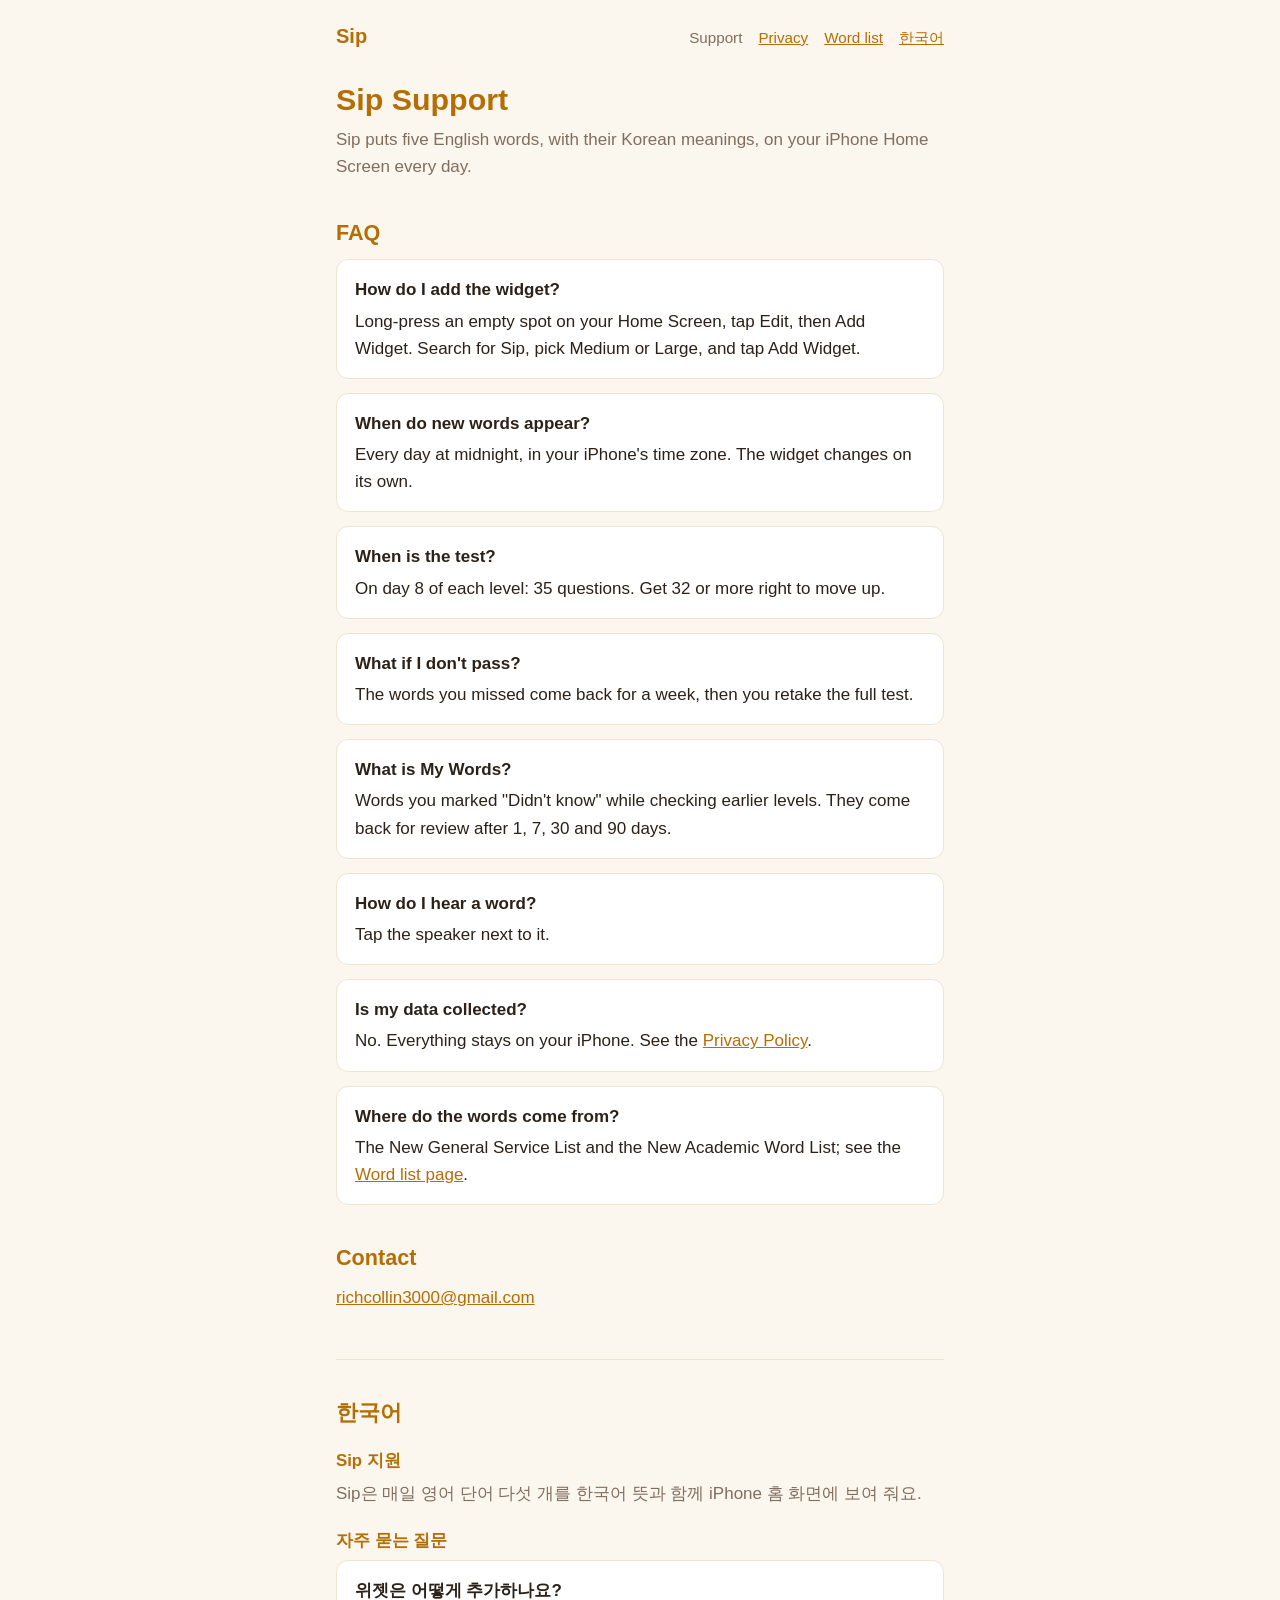
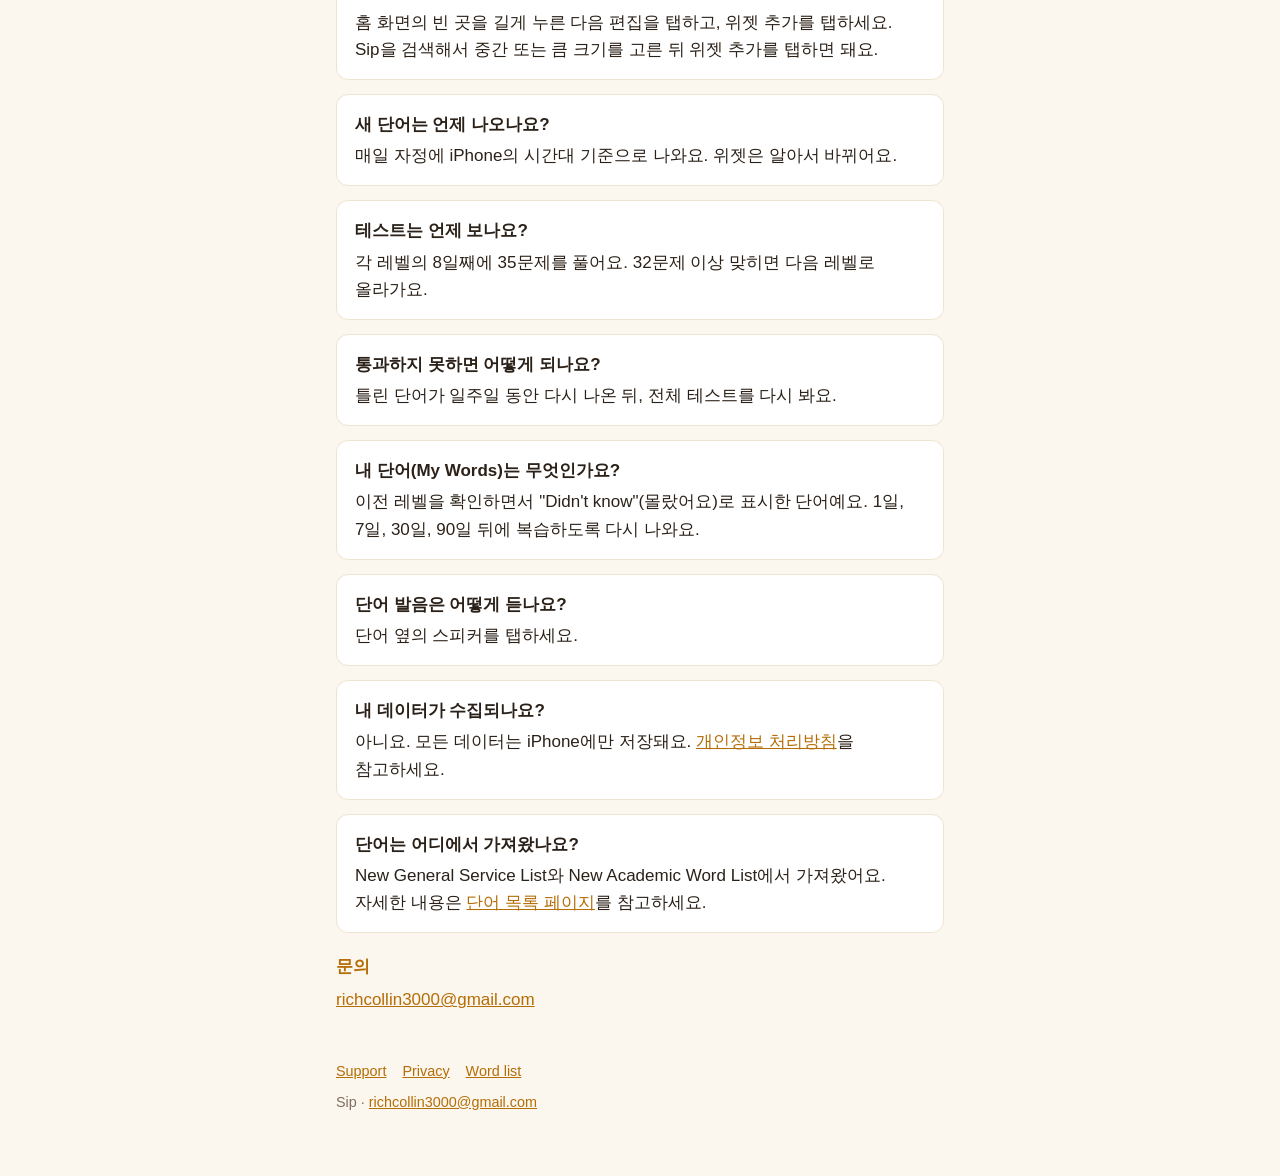
<file: index.html>
<!DOCTYPE html>
<html lang="en">
<head>
<meta charset="utf-8">
<meta name="viewport" content="width=device-width, initial-scale=1">
<meta name="color-scheme" content="light dark">
<title>Sip Support</title>
<meta name="description" content="Support and FAQ for Sip, the iPhone widget that shows five English words a day with their Korean meanings.">
<link rel="stylesheet" href="style.css">
</head>
<body>
<header class="site-header">
  <a class="brand" href="index.html">Sip</a>
  <nav aria-label="Site">
    <span aria-current="page">Support</span>
    <a href="privacy.html">Privacy</a>
    <a href="words.html">Word list</a>
    <a href="#ko" lang="ko">한국어</a>
  </nav>
</header>
<main>
  <section lang="en" id="en">
    <h1>Sip Support</h1>
    <p class="lede">Sip puts five English words, with their Korean meanings, on your iPhone Home Screen every day.</p>

    <h2>FAQ</h2>
    <div class="card"><dl><div>
      <dt>How do I add the widget?</dt>
      <dd>Long-press an empty spot on your Home Screen, tap Edit, then Add Widget. Search for Sip, pick Medium or Large, and tap Add Widget.</dd>
    </div></dl></div>
    <div class="card"><dl><div>
      <dt>When do new words appear?</dt>
      <dd>Every day at midnight, in your iPhone's time zone. The widget changes on its own.</dd>
    </div></dl></div>
    <div class="card"><dl><div>
      <dt>When is the test?</dt>
      <dd>On day 8 of each level: 35 questions. Get 32 or more right to move up.</dd>
    </div></dl></div>
    <div class="card"><dl><div>
      <dt>What if I don't pass?</dt>
      <dd>The words you missed come back for a week, then you retake the full test.</dd>
    </div></dl></div>
    <div class="card"><dl><div>
      <dt>What is My Words?</dt>
      <dd>Words you marked "Didn't know" while checking earlier levels. They come back for review after 1, 7, 30 and 90 days.</dd>
    </div></dl></div>
    <div class="card"><dl><div>
      <dt>How do I hear a word?</dt>
      <dd>Tap the speaker next to it.</dd>
    </div></dl></div>
    <div class="card"><dl><div>
      <dt>Is my data collected?</dt>
      <dd>No. Everything stays on your iPhone. See the <a href="privacy.html">Privacy Policy</a>.</dd>
    </div></dl></div>
    <div class="card"><dl><div>
      <dt>Where do the words come from?</dt>
      <dd>The New General Service List and the New Academic Word List; see the <a href="words.html">Word list page</a>.</dd>
    </div></dl></div>

    <h2>Contact</h2>
    <p><a href="mailto:richcollin3000@gmail.com">richcollin3000@gmail.com</a></p>
  </section>

  <hr class="lang-divider">

  <section lang="ko" id="ko">
    <h2>한국어</h2>
    <h3>Sip 지원</h3>
    <p class="lede">Sip은 매일 영어 단어 다섯 개를 한국어 뜻과 함께 iPhone 홈 화면에 보여 줘요.</p>

    <h3>자주 묻는 질문</h3>
    <div class="card"><dl><div>
      <dt>위젯은 어떻게 추가하나요?</dt>
      <dd>홈 화면의 빈 곳을 길게 누른 다음 편집을 탭하고, 위젯 추가를 탭하세요. Sip을 검색해서 중간 또는 큼 크기를 고른 뒤 위젯 추가를 탭하면 돼요.</dd>
    </div></dl></div>
    <div class="card"><dl><div>
      <dt>새 단어는 언제 나오나요?</dt>
      <dd>매일 자정에 iPhone의 시간대 기준으로 나와요. 위젯은 알아서 바뀌어요.</dd>
    </div></dl></div>
    <div class="card"><dl><div>
      <dt>테스트는 언제 보나요?</dt>
      <dd>각 레벨의 8일째에 35문제를 풀어요. 32문제 이상 맞히면 다음 레벨로 올라가요.</dd>
    </div></dl></div>
    <div class="card"><dl><div>
      <dt>통과하지 못하면 어떻게 되나요?</dt>
      <dd>틀린 단어가 일주일 동안 다시 나온 뒤, 전체 테스트를 다시 봐요.</dd>
    </div></dl></div>
    <div class="card"><dl><div>
      <dt>내 단어(My Words)는 무엇인가요?</dt>
      <dd>이전 레벨을 확인하면서 "Didn't know"(몰랐어요)로 표시한 단어예요. 1일, 7일, 30일, 90일 뒤에 복습하도록 다시 나와요.</dd>
    </div></dl></div>
    <div class="card"><dl><div>
      <dt>단어 발음은 어떻게 듣나요?</dt>
      <dd>단어 옆의 스피커를 탭하세요.</dd>
    </div></dl></div>
    <div class="card"><dl><div>
      <dt>내 데이터가 수집되나요?</dt>
      <dd>아니요. 모든 데이터는 iPhone에만 저장돼요. <a href="privacy.html">개인정보 처리방침</a>을 참고하세요.</dd>
    </div></dl></div>
    <div class="card"><dl><div>
      <dt>단어는 어디에서 가져왔나요?</dt>
      <dd>New General Service List와 New Academic Word List에서 가져왔어요. 자세한 내용은 <a href="words.html">단어 목록 페이지</a>를 참고하세요.</dd>
    </div></dl></div>

    <h3>문의</h3>
    <p><a href="mailto:richcollin3000@gmail.com">richcollin3000@gmail.com</a></p>
  </section>
</main>
<footer class="site-footer">
  <nav aria-label="Site"><a href="index.html">Support</a> <a href="privacy.html">Privacy</a> <a href="words.html">Word list</a></nav>
  <p>Sip · <a href="mailto:richcollin3000@gmail.com">richcollin3000@gmail.com</a></p>
</footer>
</body>
</html>
</file>
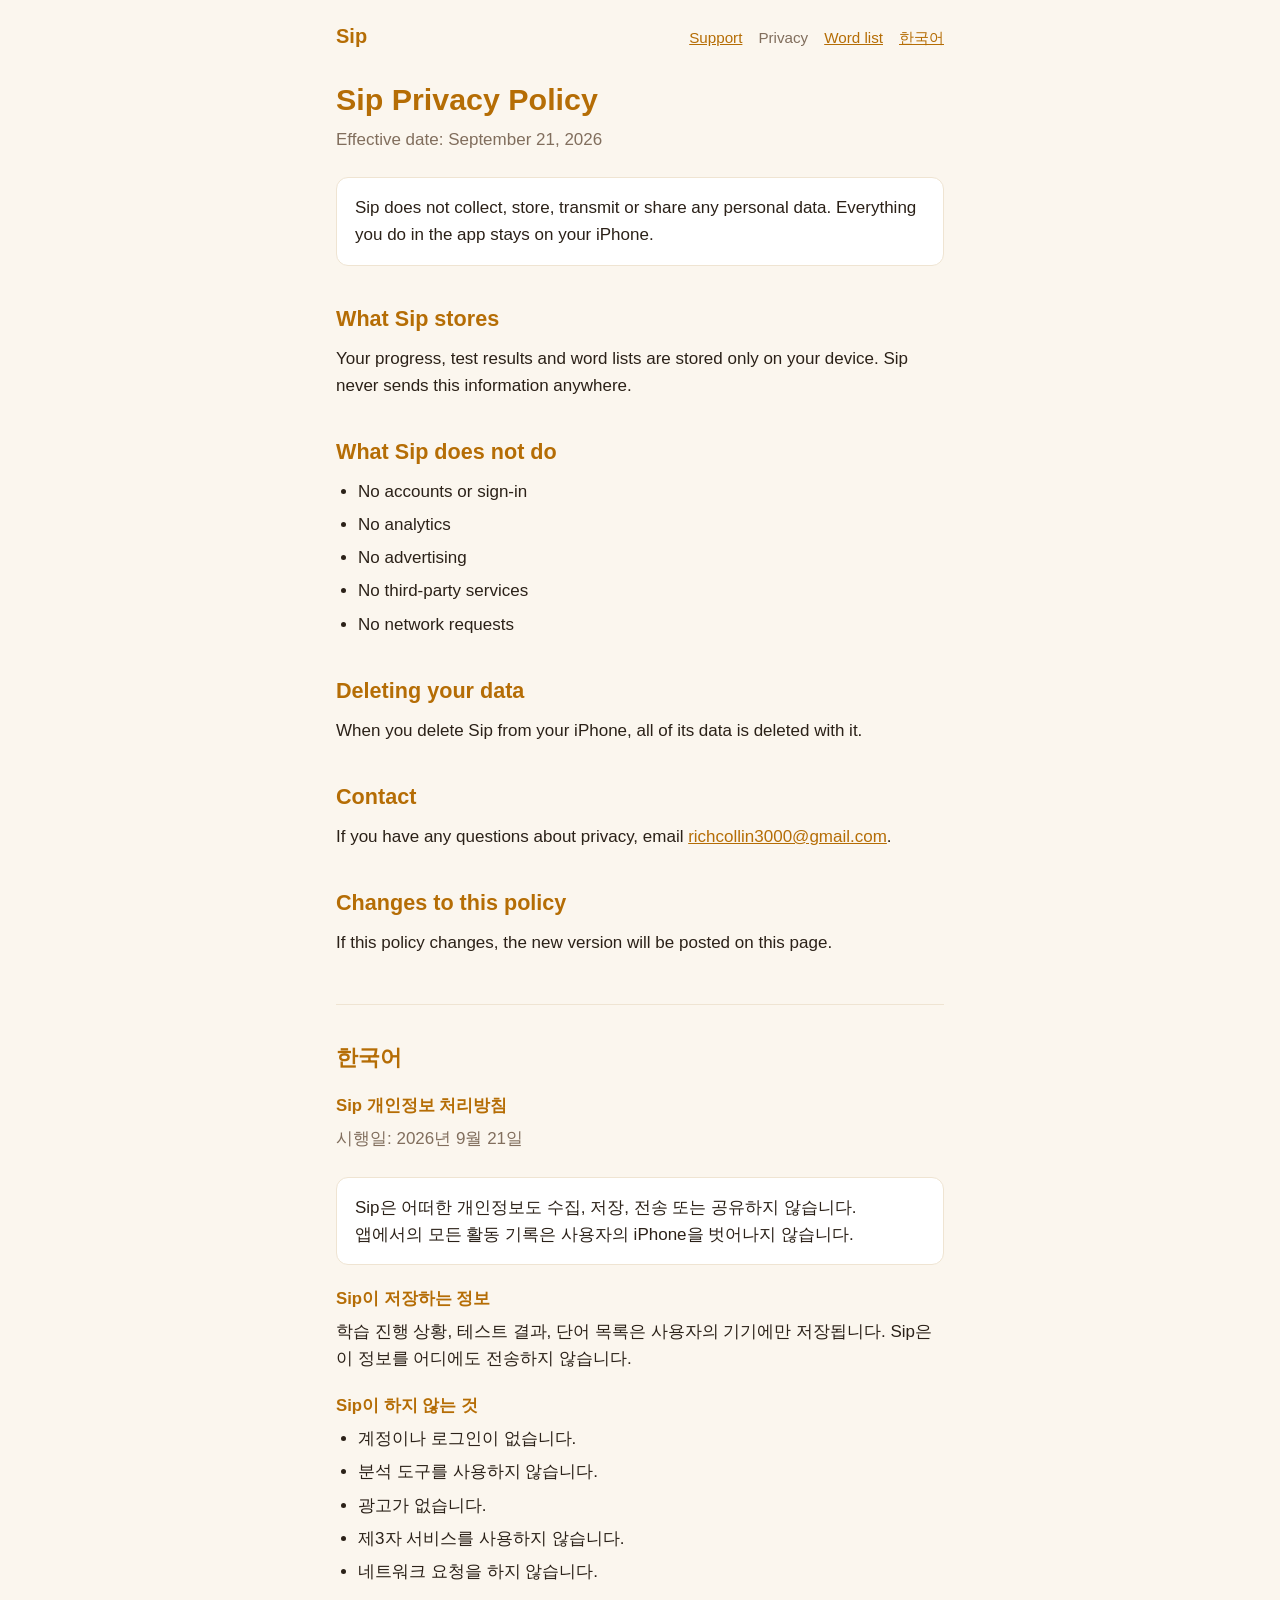
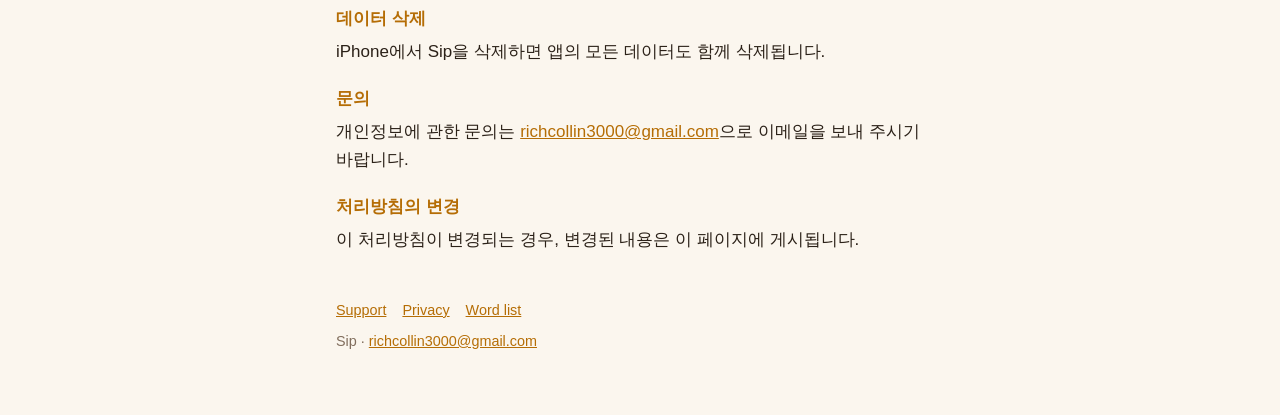
<file: privacy.html>
<!DOCTYPE html>
<html lang="en">
<head>
<meta charset="utf-8">
<meta name="viewport" content="width=device-width, initial-scale=1">
<meta name="color-scheme" content="light dark">
<title>Sip Privacy Policy</title>
<meta name="description" content="Sip does not collect, store, transmit or share any personal data; everything stays on your iPhone.">
<link rel="stylesheet" href="style.css">
</head>
<body>
<header class="site-header">
  <a class="brand" href="index.html">Sip</a>
  <nav aria-label="Site">
    <a href="index.html">Support</a>
    <span aria-current="page">Privacy</span>
    <a href="words.html">Word list</a>
    <a href="#ko" lang="ko">한국어</a>
  </nav>
</header>
<main>
  <section lang="en" id="en">
    <h1>Sip Privacy Policy</h1>
    <p class="lede">Effective date: September 21, 2026</p>

    <div class="card">
      <p>Sip does not collect, store, transmit or share any personal data. Everything you do in the app stays on your iPhone.</p>
    </div>

    <h2>What Sip stores</h2>
    <p>Your progress, test results and word lists are stored only on your device. Sip never sends this information anywhere.</p>

    <h2>What Sip does not do</h2>
    <ul>
      <li>No accounts or sign-in</li>
      <li>No analytics</li>
      <li>No advertising</li>
      <li>No third-party services</li>
      <li>No network requests</li>
    </ul>

    <h2>Deleting your data</h2>
    <p>When you delete Sip from your iPhone, all of its data is deleted with it.</p>

    <h2>Contact</h2>
    <p>If you have any questions about privacy, email <a href="mailto:richcollin3000@gmail.com">richcollin3000@gmail.com</a>.</p>

    <h2>Changes to this policy</h2>
    <p>If this policy changes, the new version will be posted on this page.</p>
  </section>

  <hr class="lang-divider">

  <section lang="ko" id="ko">
    <h2>한국어</h2>
    <h3>Sip 개인정보 처리방침</h3>
    <p class="lede">시행일: 2026년 9월 21일</p>

    <div class="card">
      <p>Sip은 어떠한 개인정보도 수집, 저장, 전송 또는 공유하지 않습니다. 앱에서의 모든 활동 기록은 사용자의 iPhone을 벗어나지 않습니다.</p>
    </div>

    <h3>Sip이 저장하는 정보</h3>
    <p>학습 진행 상황, 테스트 결과, 단어 목록은 사용자의 기기에만 저장됩니다. Sip은 이 정보를 어디에도 전송하지 않습니다.</p>

    <h3>Sip이 하지 않는 것</h3>
    <ul>
      <li>계정이나 로그인이 없습니다.</li>
      <li>분석 도구를 사용하지 않습니다.</li>
      <li>광고가 없습니다.</li>
      <li>제3자 서비스를 사용하지 않습니다.</li>
      <li>네트워크 요청을 하지 않습니다.</li>
    </ul>

    <h3>데이터 삭제</h3>
    <p>iPhone에서 Sip을 삭제하면 앱의 모든 데이터도 함께 삭제됩니다.</p>

    <h3>문의</h3>
    <p>개인정보에 관한 문의는 <a href="mailto:richcollin3000@gmail.com">richcollin3000@gmail.com</a>으로 이메일을 보내 주시기 바랍니다.</p>

    <h3>처리방침의 변경</h3>
    <p>이 처리방침이 변경되는 경우, 변경된 내용은 이 페이지에 게시됩니다.</p>
  </section>
</main>
<footer class="site-footer">
  <nav aria-label="Site"><a href="index.html">Support</a> <a href="privacy.html">Privacy</a> <a href="words.html">Word list</a></nav>
  <p>Sip · <a href="mailto:richcollin3000@gmail.com">richcollin3000@gmail.com</a></p>
</footer>
</body>
</html>
</file>
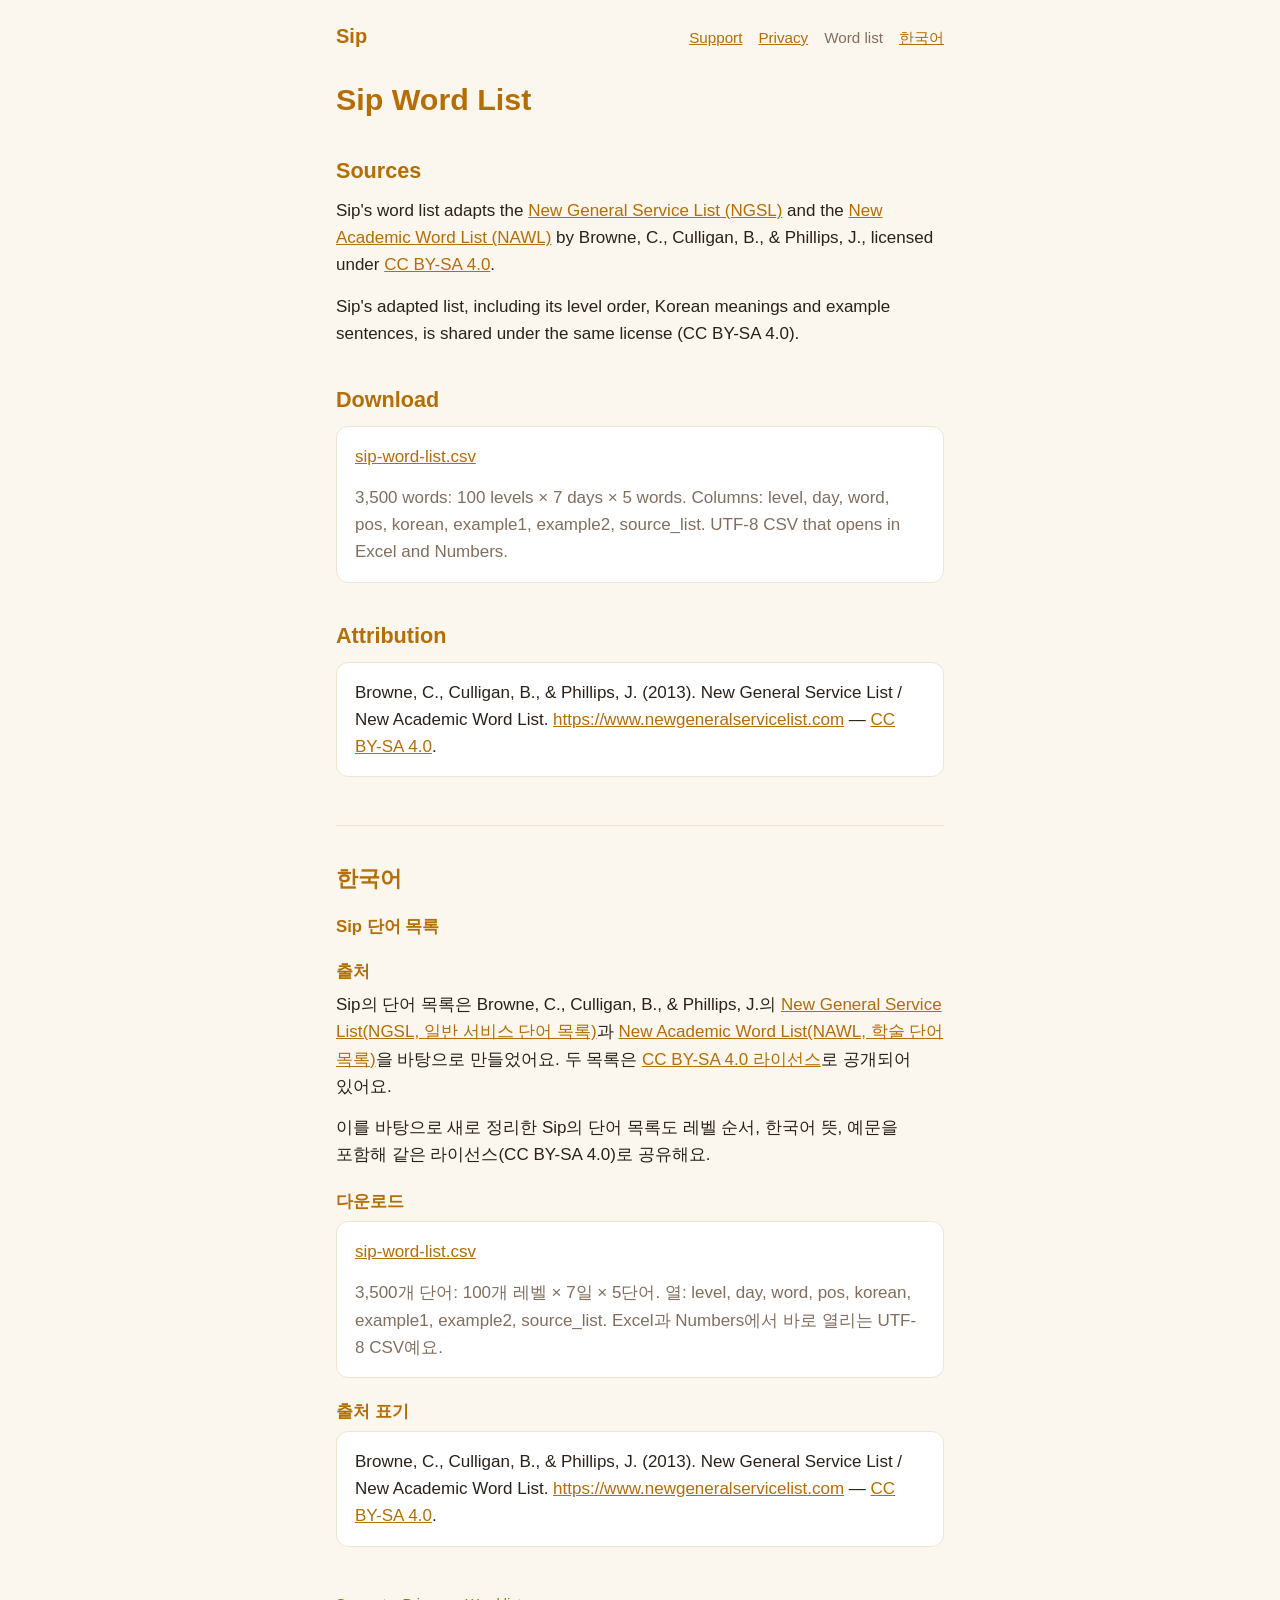
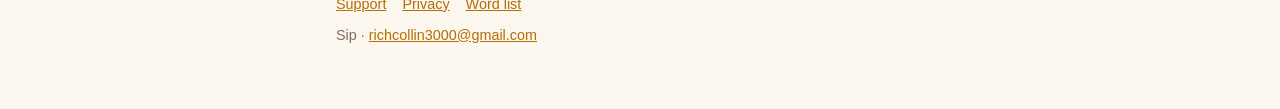
<file: words.html>
<!DOCTYPE html>
<html lang="en">
<head>
<meta charset="utf-8">
<meta name="viewport" content="width=device-width, initial-scale=1">
<meta name="color-scheme" content="light dark">
<title>Sip Word List</title>
<meta name="description" content="Where Sip's 3,500 English words come from, how they are licensed, and a CSV download of the full list.">
<link rel="stylesheet" href="style.css">
</head>
<body>
<header class="site-header">
  <a class="brand" href="index.html">Sip</a>
  <nav aria-label="Site">
    <a href="index.html">Support</a>
    <a href="privacy.html">Privacy</a>
    <span aria-current="page">Word list</span>
    <a href="#ko" lang="ko">한국어</a>
  </nav>
</header>
<main>
  <section lang="en" id="en">
    <h1>Sip Word List</h1>

    <h2>Sources</h2>
    <p>Sip's word list adapts the <a href="https://www.newgeneralservicelist.com" rel="noopener">New General Service List (NGSL)</a> and the <a href="https://www.newgeneralservicelist.com" rel="noopener">New Academic Word List (NAWL)</a> by Browne, C., Culligan, B., &amp; Phillips, J., licensed under <a href="https://creativecommons.org/licenses/by-sa/4.0/" rel="noopener">CC BY-SA 4.0</a>.</p>
    <p>Sip's adapted list, including its level order, Korean meanings and example sentences, is shared under the same license (CC BY-SA 4.0).</p>

    <h2>Download</h2>
    <div class="card">
      <p><a href="sip-word-list.csv" download>sip-word-list.csv</a></p>
      <p class="muted">3,500 words: 100 levels × 7 days × 5 words. Columns: level, day, word, pos, korean, example1, example2, source_list. UTF-8 CSV that opens in Excel and Numbers.</p>
    </div>

    <h2>Attribution</h2>
    <div class="card">
      <p>Browne, C., Culligan, B., &amp; Phillips, J. (2013). New General Service List / New Academic Word List. <a href="https://www.newgeneralservicelist.com" rel="noopener">https://www.newgeneralservicelist.com</a> — <a href="https://creativecommons.org/licenses/by-sa/4.0/" rel="noopener">CC BY-SA 4.0</a>.</p>
    </div>
  </section>
  <hr class="lang-divider">
  <section lang="ko" id="ko">
    <h2>한국어</h2>
    <h3>Sip 단어 목록</h3>

    <h3>출처</h3>
    <p>Sip의 단어 목록은 Browne, C., Culligan, B., &amp; Phillips, J.의 <a href="https://www.newgeneralservicelist.com" rel="noopener">New General Service List(NGSL, 일반 서비스 단어 목록)</a>과 <a href="https://www.newgeneralservicelist.com" rel="noopener">New Academic Word List(NAWL, 학술 단어 목록)</a>을 바탕으로 만들었어요. 두 목록은 <a href="https://creativecommons.org/licenses/by-sa/4.0/" rel="noopener">CC BY-SA 4.0 라이선스</a>로 공개되어 있어요.</p>
    <p>이를 바탕으로 새로 정리한 Sip의 단어 목록도 레벨 순서, 한국어 뜻, 예문을 포함해 같은 라이선스(CC BY-SA 4.0)로 공유해요.</p>

    <h3>다운로드</h3>
    <div class="card">
      <p><a href="sip-word-list.csv" download>sip-word-list.csv</a></p>
      <p class="muted">3,500개 단어: 100개 레벨 × 7일 × 5단어. 열: level, day, word, pos, korean, example1, example2, source_list. Excel과 Numbers에서 바로 열리는 UTF-8 CSV예요.</p>
    </div>

    <h3>출처 표기</h3>
    <div class="card">
      <p>Browne, C., Culligan, B., &amp; Phillips, J. (2013). New General Service List / New Academic Word List. <a href="https://www.newgeneralservicelist.com" rel="noopener">https://www.newgeneralservicelist.com</a> — <a href="https://creativecommons.org/licenses/by-sa/4.0/" rel="noopener">CC BY-SA 4.0</a>.</p>
    </div>
  </section>
</main>
<footer class="site-footer">
  <nav aria-label="Site"><a href="index.html">Support</a> <a href="privacy.html">Privacy</a> <a href="words.html">Word list</a></nav>
  <p>Sip · <a href="mailto:richcollin3000@gmail.com">richcollin3000@gmail.com</a></p>
</footer>
</body>
</html>
</file>
<file: style.css>
/* Sip site — "Morning tea" */
:root {
  color-scheme: light dark;
  --bg: #fbf6ee;
  --card: #ffffff;
  --border: #efe4d2;
  --text: #2b2118;
  --muted: #816e5d;
  --accent: #b56d05;
}
@media (prefers-color-scheme: dark) {
  :root {
    --bg: #1a1410;
    --card: #2a2019;
    --border: #3b2f24;
    --text: #f5ead9;
    --muted: #b8a58c;
    --accent: #f5a524;
  }
}

* { box-sizing: border-box; }
html { -webkit-text-size-adjust: 100%; }
body {
  margin: 0;
  background: var(--bg);
  color: var(--text);
  font-family: -apple-system, BlinkMacSystemFont, "Apple SD Gothic Neo", "Helvetica Neue", Arial, "Noto Sans KR", sans-serif;
  font-size: 17px;
  line-height: 1.6;
  word-break: keep-all;
  overflow-wrap: anywhere;
}
main, .site-header, .site-footer {
  max-width: 40rem;
  margin: 0 auto;
  padding: 0 16px;
}

.site-header {
  display: flex;
  flex-wrap: wrap;
  align-items: baseline;
  gap: 8px 20px;
  padding-top: 20px;
  padding-bottom: 8px;
}
.brand {
  font-weight: 700;
  font-size: 1.25rem;
  color: var(--accent);
  text-decoration: none;
  margin-right: auto;
}
.site-header nav { display: flex; flex-wrap: wrap; gap: 4px 16px; }
.site-header nav a, .site-header nav span { font-size: 0.95rem; }
.site-header nav span { color: var(--muted); }

h1, h2, h3 { color: var(--accent); line-height: 1.25; }
h1 { font-size: 1.9rem; margin: 20px 0 8px; }
h2 { font-size: 1.35rem; margin: 40px 0 12px; }
h3 { font-size: 1.05rem; margin: 24px 0 8px; }
p { margin: 0 0 14px; }
a { color: var(--accent); }
a:hover { text-decoration-thickness: 2px; }
.muted, .lede { color: var(--muted); }
.lede { margin-bottom: 24px; }

.card {
  background: var(--card);
  border: 1px solid var(--border);
  border-radius: 12px;
  padding: 16px 18px;
  margin: 0 0 14px;
}
.card > :first-child { margin-top: 0; }
.card > :last-child { margin-bottom: 0; }

dl { margin: 0; }
dt { font-weight: 600; margin-bottom: 4px; }
dd { margin: 0; }
dd p:last-child { margin-bottom: 0; }

ul, ol { padding-left: 1.3em; margin: 0 0 14px; }
li { margin-bottom: 6px; }

hr.lang-divider {
  border: 0;
  border-top: 1px solid var(--border);
  margin: 48px 0 8px;
}

.site-footer {
  padding-top: 32px;
  padding-bottom: 48px;
  font-size: 0.9rem;
  color: var(--muted);
}
.site-footer nav { display: flex; flex-wrap: wrap; gap: 4px 16px; margin-bottom: 8px; }
</file>
